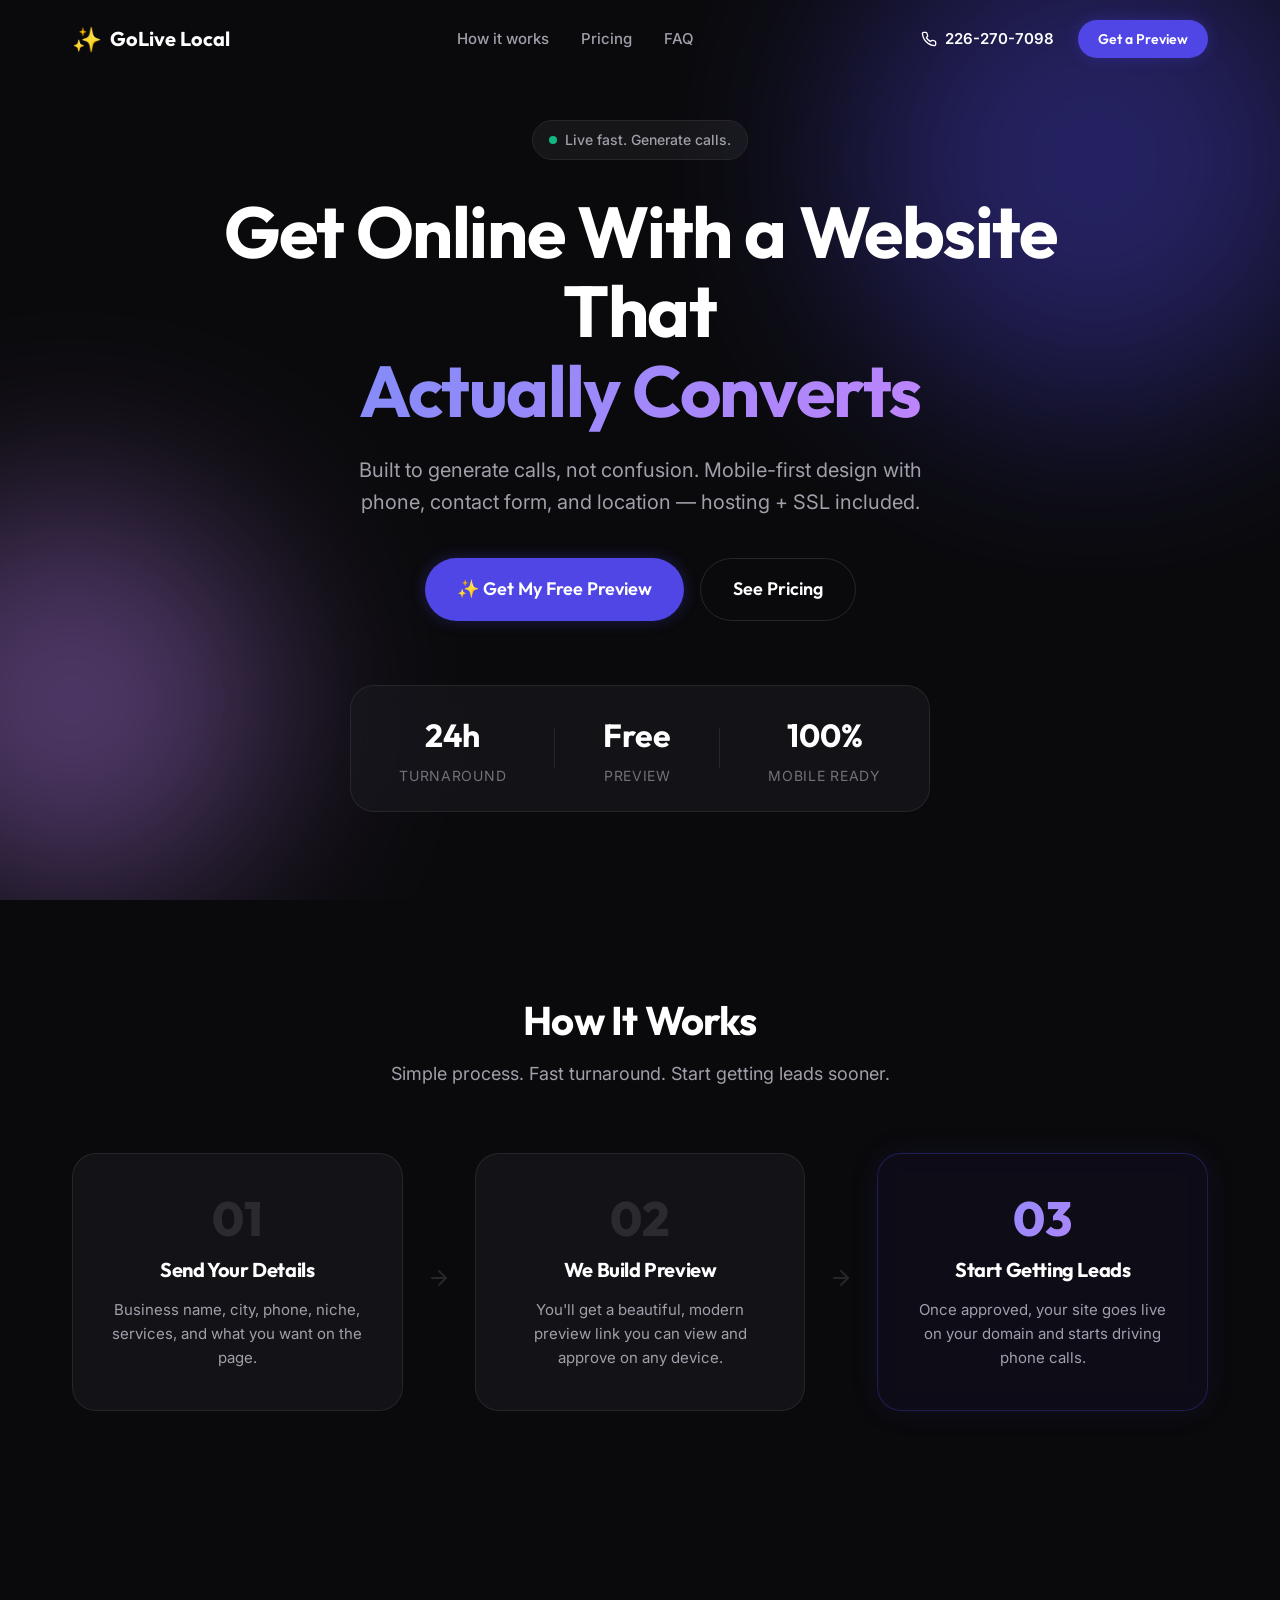
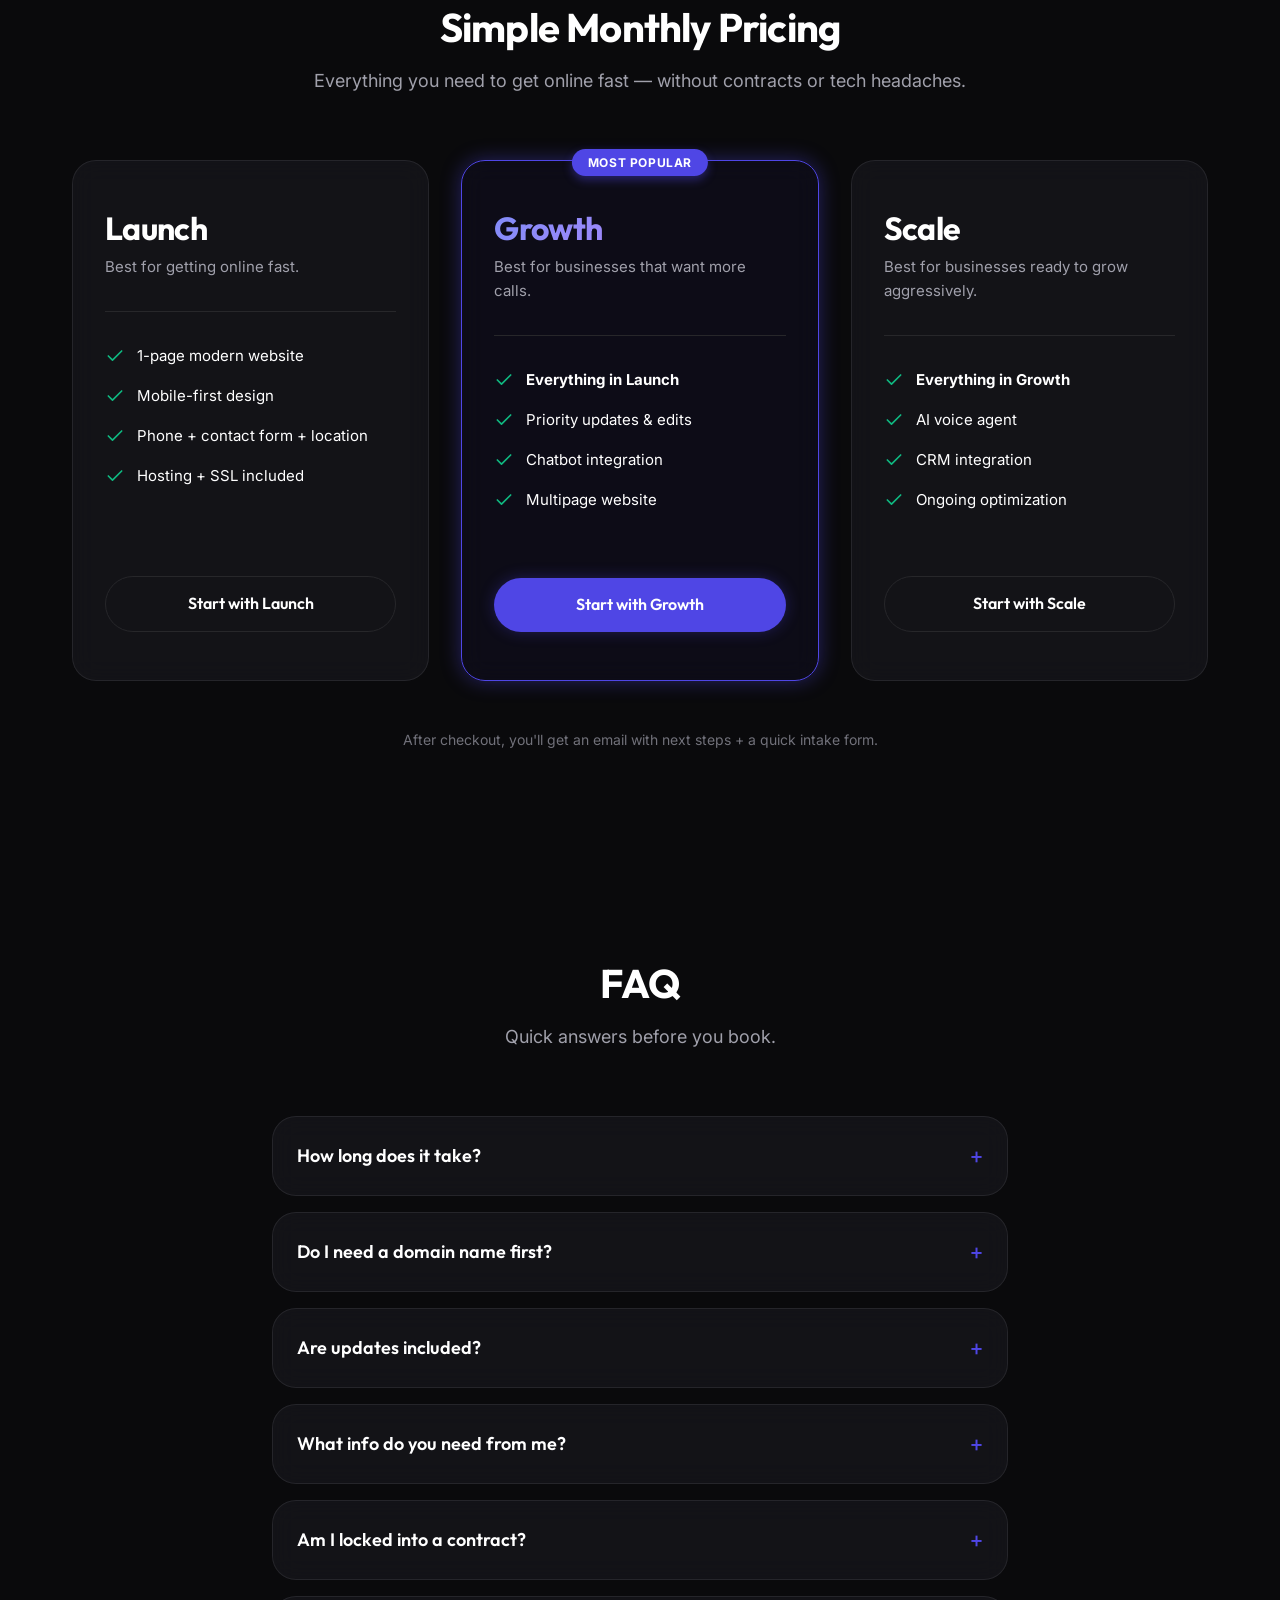
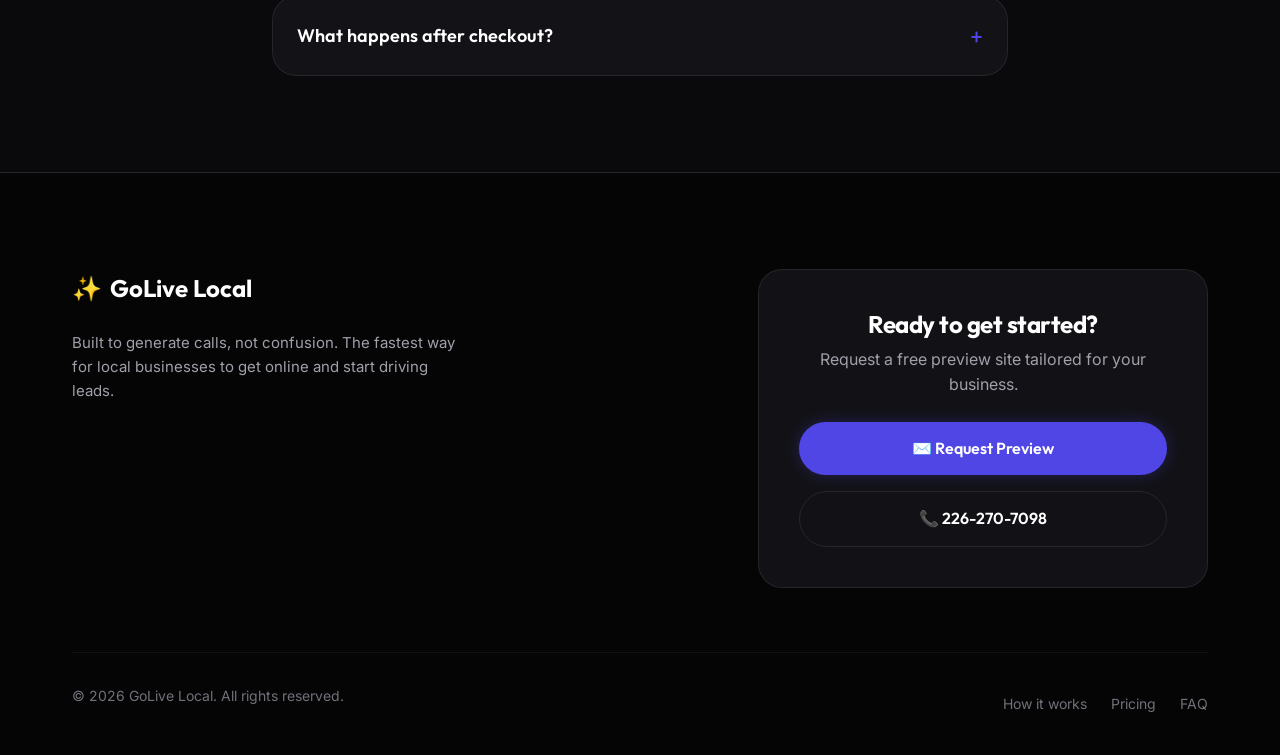
<file: index.html>
<!DOCTYPE html>
<html lang="en">

<head>
    <meta charset="UTF-8">
    <meta name="viewport" content="width=device-width, initial-scale=1.0">
    <title>GoLive Local | 1-Page Websites for Local Businesses</title>
    <meta name="description"
        content="Get online fast with a website that converts. Built to generate calls, mobile-first design, hosting and SSL included.">
    <!-- Google Fonts -->
    <link rel="preconnect" href="https://fonts.googleapis.com">
    <link rel="preconnect" href="https://fonts.gstatic.com" crossorigin>
    <link
        href="https://fonts.googleapis.com/css2?family=Inter:wght@400;500;600&family=Outfit:wght@500;700;800&display=swap"
        rel="stylesheet">
    <!-- Styles -->
    <link rel="stylesheet" href="styles.css">
</head>

<body>

    <nav class="navbar" id="top">
        <div class="container nav-container">
            <a href="#top" class="logo">
                <span class="logo-icon">✨</span>
                GoLive Local
            </a>
            <div class="nav-links">
                <a href="#how" class="nav-link">How it works</a>
                <a href="#pricing" class="nav-link">Pricing</a>
                <a href="#faq" class="nav-link">FAQ</a>
            </div>
            <div class="nav-actions">
                <a href="tel:+12262707098" class="phone-link">
                    <svg xmlns="http://www.w3.org/2000/svg" width="16" height="16" viewBox="0 0 24 24" fill="none"
                        stroke="currentColor" stroke-width="2" stroke-linecap="round" stroke-linejoin="round">
                        <path
                            d="M22 16.92v3a2 2 0 0 1-2.18 2 19.79 19.79 0 0 1-8.63-3.07 19.5 19.5 0 0 1-6-6 19.79 19.79 0 0 1-3.07-8.67A2 2 0 0 1 4.11 2h3a2 2 0 0 1 2 1.72 12.84 12.84 0 0 0 .7 2.81 2 2 0 0 1-.45 2.11L8.09 9.91a16 16 0 0 0 6 6l1.27-1.27a2 2 0 0 1 2.11-.45 12.84 12.84 0 0 0 2.81.7A2 2 0 0 1 22 16.92z">
                        </path>
                    </svg>
                    226-270-7098
                </a>
                <a href="#contact" class="btn btn-primary btn-sm">Get a Preview</a>
            </div>
            <button class="menu-toggle" aria-label="Toggle menu">
                <span></span>
                <span></span>
                <span></span>
            </button>
        </div>
    </nav>

    <!-- Main Content areas will go here -->
    <main>
        <!-- Hero Section -->
        <section class="hero pd-y" id="hero">
            <div class="hero-bg">
                <div class="glow-orb orb-1"></div>
                <div class="glow-orb orb-2"></div>
            </div>
            <div class="container hero-container">
                <div class="hero-badge fade-up">
                    <span class="pulse-dot"></span>
                    Live fast. Generate calls.
                </div>
                <h1 class="hero-title fade-up" style="animation-delay: 100ms;">
                    Get Online With a Website That <br />
                    <span class="text-gradient-primary">Actually Converts</span>
                </h1>
                <p class="hero-subtitle fade-up" style="animation-delay: 200ms;">
                    Built to generate calls, not confusion. Mobile-first design with phone, contact form, and location —
                    hosting + SSL included.
                </p>
                <div class="hero-actions fade-up" style="animation-delay: 300ms;">
                    <a href="#contact" class="btn btn-primary btn-lg">✨ Get My Free Preview</a>
                    <a href="#pricing" class="btn btn-outline btn-lg">See Pricing</a>
                </div>

                <div class="hero-stats glass-panel fade-up" style="animation-delay: 400ms;">
                    <div class="stat">
                        <span class="stat-value">24h</span>
                        <span class="stat-label">Turnaround</span>
                    </div>
                    <div class="stat-divider"></div>
                    <div class="stat">
                        <span class="stat-value">Free</span>
                        <span class="stat-label">Preview</span>
                    </div>
                    <div class="stat-divider"></div>
                    <div class="stat">
                        <span class="stat-value">100%</span>
                        <span class="stat-label">Mobile Ready</span>
                    </div>
                </div>
            </div>
        </section>

        <!-- How it works Section -->
        <section class="section how-it-works" id="how">
            <div class="container">
                <div class="section-header fade-up">
                    <h2 class="section-title">How It Works</h2>
                    <p class="section-subtitle">Simple process. Fast turnaround. Start getting leads sooner.</p>
                </div>

                <div class="steps-grid">
                    <div class="step-card glass-panel fade-up" style="animation-delay: 100ms;">
                        <div class="step-number">01</div>
                        <h3 class="step-title">Send Your Details</h3>
                        <p class="step-desc">Business name, city, phone, niche, services, and what you want on the page.
                        </p>
                    </div>

                    <div class="step-connector fade-up" style="animation-delay: 150ms;">
                        <svg xmlns="http://www.w3.org/2000/svg" width="24" height="24" viewBox="0 0 24 24" fill="none"
                            stroke="currentColor" stroke-width="2" stroke-linecap="round" stroke-linejoin="round">
                            <line x1="5" y1="12" x2="19" y2="12"></line>
                            <polyline points="12 5 19 12 12 19"></polyline>
                        </svg>
                    </div>

                    <div class="step-card glass-panel fade-up" style="animation-delay: 200ms;">
                        <div class="step-number">02</div>
                        <h3 class="step-title">We Build Preview</h3>
                        <p class="step-desc">You'll get a beautiful, modern preview link you can view and approve on any
                            device.</p>
                    </div>

                    <div class="step-connector fade-up" style="animation-delay: 250ms;">
                        <svg xmlns="http://www.w3.org/2000/svg" width="24" height="24" viewBox="0 0 24 24" fill="none"
                            stroke="currentColor" stroke-width="2" stroke-linecap="round" stroke-linejoin="round">
                            <line x1="5" y1="12" x2="19" y2="12"></line>
                            <polyline points="12 5 19 12 12 19"></polyline>
                        </svg>
                    </div>

                    <div class="step-card glass-panel active fade-up" style="animation-delay: 300ms;">
                        <div class="step-number text-gradient-primary">03</div>
                        <h3 class="step-title">Start Getting Leads</h3>
                        <p class="step-desc">Once approved, your site goes live on your domain and starts driving phone
                            calls.</p>
                    </div>
                </div>
            </div>
        </section>
        <!-- Pricing Section -->
        <section class="section pricing" id="pricing">
            <div class="container">
                <div class="section-header fade-up">
                    <h2 class="section-title">Simple Monthly Pricing</h2>
                    <p class="section-subtitle">Everything you need to get online fast — without contracts or tech
                        headaches.</p>
                </div>

                <div class="pricing-grid">
                    <!-- Launch Plan -->
                    <div class="pricing-card glass-panel fade-up" style="animation-delay: 100ms;">
                        <h3 class="plan-name">Launch</h3>
                        <p class="plan-desc">Best for getting online fast.</p>

                        <ul class="plan-features">
                            <li>
                                <svg xmlns="http://www.w3.org/2000/svg" width="20" height="20" viewBox="0 0 24 24"
                                    fill="none" stroke="var(--color-accent)" stroke-width="2" stroke-linecap="round"
                                    stroke-linejoin="round">
                                    <polyline points="20 6 9 17 4 12"></polyline>
                                </svg>
                                1-page modern website
                            </li>
                            <li>
                                <svg xmlns="http://www.w3.org/2000/svg" width="20" height="20" viewBox="0 0 24 24"
                                    fill="none" stroke="var(--color-accent)" stroke-width="2" stroke-linecap="round"
                                    stroke-linejoin="round">
                                    <polyline points="20 6 9 17 4 12"></polyline>
                                </svg>
                                Mobile-first design
                            </li>
                            <li>
                                <svg xmlns="http://www.w3.org/2000/svg" width="20" height="20" viewBox="0 0 24 24"
                                    fill="none" stroke="var(--color-accent)" stroke-width="2" stroke-linecap="round"
                                    stroke-linejoin="round">
                                    <polyline points="20 6 9 17 4 12"></polyline>
                                </svg>
                                Phone + contact form + location
                            </li>
                            <li>
                                <svg xmlns="http://www.w3.org/2000/svg" width="20" height="20" viewBox="0 0 24 24"
                                    fill="none" stroke="var(--color-accent)" stroke-width="2" stroke-linecap="round"
                                    stroke-linejoin="round">
                                    <polyline points="20 6 9 17 4 12"></polyline>
                                </svg>
                                Hosting + SSL included
                            </li>
                        </ul>
                        <a href="https://buy.stripe.com/5kQ28r1B27T045d4Lp08g03" class="btn btn-outline plan-btn">Start
                            with Launch</a>
                    </div>

                    <!-- Growth Plan -->
                    <div class="pricing-card glass-panel popular fade-up" style="animation-delay: 200ms;">
                        <div class="popular-badge">Most Popular</div>
                        <h3 class="plan-name text-gradient-primary">Growth</h3>
                        <p class="plan-desc">Best for businesses that want more calls.</p>

                        <ul class="plan-features">
                            <li>
                                <svg xmlns="http://www.w3.org/2000/svg" width="20" height="20" viewBox="0 0 24 24"
                                    fill="none" stroke="var(--color-accent)" stroke-width="2" stroke-linecap="round"
                                    stroke-linejoin="round">
                                    <polyline points="20 6 9 17 4 12"></polyline>
                                </svg>
                                <b>Everything in Launch</b>
                            </li>
                            <li>
                                <svg xmlns="http://www.w3.org/2000/svg" width="20" height="20" viewBox="0 0 24 24"
                                    fill="none" stroke="var(--color-accent)" stroke-width="2" stroke-linecap="round"
                                    stroke-linejoin="round">
                                    <polyline points="20 6 9 17 4 12"></polyline>
                                </svg>
                                Priority updates & edits
                            </li>
                            <li>
                                <svg xmlns="http://www.w3.org/2000/svg" width="20" height="20" viewBox="0 0 24 24"
                                    fill="none" stroke="var(--color-accent)" stroke-width="2" stroke-linecap="round"
                                    stroke-linejoin="round">
                                    <polyline points="20 6 9 17 4 12"></polyline>
                                </svg>
                                Chatbot integration
                            </li>
                            <li>
                                <svg xmlns="http://www.w3.org/2000/svg" width="20" height="20" viewBox="0 0 24 24"
                                    fill="none" stroke="var(--color-accent)" stroke-width="2" stroke-linecap="round"
                                    stroke-linejoin="round">
                                    <polyline points="20 6 9 17 4 12"></polyline>
                                </svg>
                                Multipage website
                            </li>
                        </ul>
                        <a href="https://buy.stripe.com/cNifZh2F6ehocBJ3Hl08g01" class="btn btn-primary plan-btn">Start
                            with Growth</a>
                    </div>

                    <!-- Scale Plan -->
                    <div class="pricing-card glass-panel fade-up" style="animation-delay: 300ms;">
                        <h3 class="plan-name">Scale</h3>
                        <p class="plan-desc">Best for businesses ready to grow aggressively.</p>

                        <ul class="plan-features">
                            <li>
                                <svg xmlns="http://www.w3.org/2000/svg" width="20" height="20" viewBox="0 0 24 24"
                                    fill="none" stroke="var(--color-accent)" stroke-width="2" stroke-linecap="round"
                                    stroke-linejoin="round">
                                    <polyline points="20 6 9 17 4 12"></polyline>
                                </svg>
                                <b>Everything in Growth</b>
                            </li>
                            <li>
                                <svg xmlns="http://www.w3.org/2000/svg" width="20" height="20" viewBox="0 0 24 24"
                                    fill="none" stroke="var(--color-accent)" stroke-width="2" stroke-linecap="round"
                                    stroke-linejoin="round">
                                    <polyline points="20 6 9 17 4 12"></polyline>
                                </svg>
                                AI voice agent
                            </li>
                            <li>
                                <svg xmlns="http://www.w3.org/2000/svg" width="20" height="20" viewBox="0 0 24 24"
                                    fill="none" stroke="var(--color-accent)" stroke-width="2" stroke-linecap="round"
                                    stroke-linejoin="round">
                                    <polyline points="20 6 9 17 4 12"></polyline>
                                </svg>
                                CRM integration
                            </li>
                            <li>
                                <svg xmlns="http://www.w3.org/2000/svg" width="20" height="20" viewBox="0 0 24 24"
                                    fill="none" stroke="var(--color-accent)" stroke-width="2" stroke-linecap="round"
                                    stroke-linejoin="round">
                                    <polyline points="20 6 9 17 4 12"></polyline>
                                </svg>
                                Ongoing optimization
                            </li>
                        </ul>
                        <a href="https://buy.stripe.com/7sYfZhenO8X4atB3Hl08g02" class="btn btn-outline plan-btn">Start
                            with Scale</a>
                    </div>
                </div>

                <p class="pricing-note fade-up" style="animation-delay: 400ms;">
                    After checkout, you'll get an email with next steps + a quick intake form.
                </p>
            </div>
        </section>

        <!-- FAQ Section -->
        <section class="section faq" id="faq">
            <div class="container faq-container">
                <div class="section-header fade-up">
                    <h2 class="section-title">FAQ</h2>
                    <p class="section-subtitle">Quick answers before you book.</p>
                </div>

                <div class="accordion">
                    <div class="accordion-item glass-panel fade-up" style="animation-delay: 100ms;">
                        <button class="accordion-header">
                            How long does it take?
                            <span class="accordion-icon">+</span>
                        </button>
                        <div class="accordion-content">
                            <p>Most previews are ready within 24–48 hours. Once approved, we can connect your domain and
                                publish fast.</p>
                        </div>
                    </div>

                    <div class="accordion-item glass-panel fade-up" style="animation-delay: 150ms;">
                        <button class="accordion-header">
                            Do I need a domain name first?
                            <span class="accordion-icon">+</span>
                        </button>
                        <div class="accordion-content">
                            <p>No. If you don't have one yet, you can still request a preview now and connect your
                                domain later.</p>
                        </div>
                    </div>

                    <div class="accordion-item glass-panel fade-up" style="animation-delay: 200ms;">
                        <button class="accordion-header">
                            Are updates included?
                            <span class="accordion-icon">+</span>
                        </button>
                        <div class="accordion-content">
                            <p>Yes. All plans include updates. Growth and Scale get faster edits and ongoing
                                optimization.</p>
                        </div>
                    </div>

                    <div class="accordion-item glass-panel fade-up" style="animation-delay: 250ms;">
                        <button class="accordion-header">
                            What info do you need from me?
                            <span class="accordion-icon">+</span>
                        </button>
                        <div class="accordion-content">
                            <p>Business name, city, what you do, phone number, and a few services. If you have
                                photos/logo, we can use those too.</p>
                        </div>
                    </div>

                    <div class="accordion-item glass-panel fade-up" style="animation-delay: 300ms;">
                        <button class="accordion-header">
                            Am I locked into a contract?
                            <span class="accordion-icon">+</span>
                        </button>
                        <div class="accordion-content">
                            <p>No long-term contracts. It's monthly. You can cancel anytime.</p>
                        </div>
                    </div>

                    <div class="accordion-item glass-panel fade-up" style="animation-delay: 350ms;">
                        <button class="accordion-header">
                            What happens after checkout?
                            <span class="accordion-icon">+</span>
                        </button>
                        <div class="accordion-content">
                            <p>You'll get an email with next steps and an intake form. We confirm details, build/adjust,
                                and we launch your site.</p>
                        </div>
                    </div>
                </div>
            </div>
        </section>
    </main>

    <!-- Footer / Contact Section -->
    <footer class="footer" id="contact">
        <div class="container footer-container">
            <div class="footer-top fade-up">
                <div class="footer-info">
                    <a href="#top" class="logo">
                        <span class="logo-icon">✨</span>
                        GoLive Local
                    </a>
                    <p class="footer-desc">
                        Built to generate calls, not confusion. The fastest way for local businesses to get online and
                        start driving leads.
                    </p>
                </div>

                <div class="footer-cta glass-panel">
                    <h3>Ready to get started?</h3>
                    <p>Request a free preview site tailored for your business.</p>
                    <a href="mailto:hello@golivelocal.ca?subject=Requesting Preview" class="btn btn-primary">✉️ Request
                        Preview</a>
                    <a href="tel:+12262707098" class="btn btn-outline" style="margin-top: 1rem;">📞 226-270-7098</a>
                </div>
            </div>

            <div class="footer-bottom">
                <p>&copy; 2026 GoLive Local. All rights reserved.</p>
                <div class="footer-links">
                    <a href="#how">How it works</a>
                    <a href="#pricing">Pricing</a>
                    <a href="#faq">FAQ</a>
                </div>
            </div>
        </div>
    </footer>

    <script src="script.js"></script>
</body>

</html>
</file>
<file: styles.css>
/* =========================================================================
   GoLive Local - Design System & Base Variables
   ========================================================================= */

:root {
    /* Colors */
    --color-bg: #0a0a0c;
    --color-bg-secondary: #121216;
    --color-bg-tertiary: #1a1a20;

    --color-text-primary: #ffffff;
    --color-text-secondary: #a0a0ab;
    --color-text-muted: #71717a;

    --color-primary: #4f46e5;
    --color-primary-hover: #6366f1;
    --color-primary-light: rgba(79, 70, 229, 0.15);

    --color-accent: #10b981;
    --color-accent-hover: #34d399;

    --color-border: #27272a;
    --color-border-hover: #3f3f46;

    /* Typography */
    --font-heading: 'Outfit', sans-serif;
    --font-body: 'Inter', sans-serif;

    /* Layout */
    --container-width: 1200px;
    --container-padding: 2rem;

    /* Effects */
    --glass-bg: rgba(26, 26, 32, 0.6);
    --glass-border: rgba(255, 255, 255, 0.08);
    --shadow-sm: 0 4px 6px -1px rgba(0, 0, 0, 0.5), 0 2px 4px -1px rgba(0, 0, 0, 0.3);
    --shadow-md: 0 10px 15px -3px rgba(0, 0, 0, 0.5), 0 4px 6px -2px rgba(0, 0, 0, 0.3);
    --shadow-lg: 0 20px 25px -5px rgba(0, 0, 0, 0.5), 0 10px 10px -5px rgba(0, 0, 0, 0.3);
    --shadow-glow: 0 0 20px rgba(79, 70, 229, 0.4);

    /* Transitions */
    --transition-fast: 150ms ease;
    --transition-normal: 250ms ease;
    --transition-slow: 400ms cubic-bezier(0.4, 0, 0.2, 1);
}

/* =========================================================================
   Reset & Global Styles
   ========================================================================= */

*,
*::before,
*::after {
    box-sizing: border-box;
    margin: 0;
    padding: 0;
}

html {
    scroll-behavior: smooth;
    scroll-padding-top: 5rem;
}

body {
    font-family: var(--font-body);
    background-color: var(--color-bg);
    color: var(--color-text-secondary);
    line-height: 1.6;
    -webkit-font-smoothing: antialiased;
    -moz-osx-font-smoothing: grayscale;
    overflow-x: hidden;
}

h1,
h2,
h3,
h4,
h5,
h6 {
    font-family: var(--font-heading);
    color: var(--color-text-primary);
    line-height: 1.2;
    font-weight: 700;
    letter-spacing: -0.02em;
}

p {
    margin-bottom: 1rem;
}

a {
    color: inherit;
    text-decoration: none;
    transition: color var(--transition-fast);
}

img {
    max-width: 100%;
    height: auto;
    display: block;
}

/* =========================================================================
   Utilities
   ========================================================================= */

.container {
    width: 100%;
    max-width: var(--container-width);
    margin: 0 auto;
    padding: 0 var(--container-padding);
}

/* Buttons */
.btn {
    display: inline-flex;
    align-items: center;
    justify-content: center;
    padding: 0.875rem 1.75rem;
    font-family: var(--font-heading);
    font-weight: 600;
    font-size: 1rem;
    border-radius: 9999px;
    cursor: pointer;
    transition: all var(--transition-normal);
    border: none;
    text-align: center;
    gap: 0.5rem;
}

.btn-sm {
    padding: 0.5rem 1.25rem;
    font-size: 0.875rem;
}

.btn-primary {
    background-color: var(--color-primary);
    color: white;
    box-shadow: 0 0 15px rgba(79, 70, 229, 0.3);
}

.btn-primary:hover {
    background-color: var(--color-primary-hover);
    box-shadow: var(--shadow-glow);
    transform: translateY(-2px);
    color: white;
}

.btn-outline {
    background-color: transparent;
    color: var(--color-text-primary);
    border: 1px solid var(--color-border);
}

.btn-outline:hover {
    border-color: var(--color-primary);
    background-color: var(--color-primary-light);
    color: var(--color-text-primary);
    transform: translateY(-2px);
}

/* Glass panel */
.glass-panel {
    background: var(--glass-bg);
    backdrop-filter: blur(12px);
    -webkit-backdrop-filter: blur(12px);
    border: 1px solid var(--glass-border);
    border-radius: 1.5rem;
}

/* Text Gradients */
.text-gradient {
    background: linear-gradient(135deg, #fff 0%, #a0a0ab 100%);
    -webkit-background-clip: text;
    -webkit-text-fill-color: transparent;
    background-clip: text;
}

.text-gradient-primary {
    background: linear-gradient(135deg, #818cf8 0%, #c084fc 100%);
    -webkit-background-clip: text;
    -webkit-text-fill-color: transparent;
    background-clip: text;
}

/* Section Spacing */
.section {
    padding: 6rem 0;
}

.section-header {
    text-align: center;
    margin-bottom: 4rem;
    max-width: 700px;
    margin-left: auto;
    margin-right: auto;
}

.section-title {
    font-size: 2.5rem;
    margin-bottom: 1rem;
}

.section-subtitle {
    font-size: 1.125rem;
    color: var(--color-text-secondary);
}

/* =========================================================================
   Navbar Layout
   ========================================================================= */

.navbar {
    position: fixed;
    top: 0;
    left: 0;
    width: 100%;
    z-index: 100;
    transition: all var(--transition-normal);
    padding: 1.25rem 0;
    border-bottom: 1px solid transparent;
}

.navbar.scrolled {
    background: rgba(10, 10, 12, 0.85);
    backdrop-filter: blur(12px);
    -webkit-backdrop-filter: blur(12px);
    border-bottom: 1px solid var(--color-border);
    padding: 0.875rem 0;
}

.nav-container {
    display: flex;
    align-items: center;
    justify-content: space-between;
}

.logo {
    font-family: var(--font-heading);
    font-size: 1.25rem;
    font-weight: 700;
    color: var(--color-text-primary);
    display: flex;
    align-items: center;
    gap: 0.5rem;
}

.logo-icon {
    font-size: 1.5rem;
}

.nav-links {
    display: flex;
    gap: 2rem;
}

.nav-link {
    font-weight: 500;
    font-size: 0.9375rem;
    position: relative;
}

.nav-link::after {
    content: '';
    position: absolute;
    bottom: -4px;
    left: 0;
    width: 0%;
    height: 2px;
    background-color: var(--color-primary);
    transition: width var(--transition-normal);
    border-radius: 2px;
}

.nav-link:hover {
    color: var(--color-text-primary);
}

.nav-link:hover::after {
    width: 100%;
}

.nav-actions {
    display: flex;
    align-items: center;
    gap: 1.5rem;
}

.phone-link {
    display: flex;
    align-items: center;
    gap: 0.5rem;
    font-weight: 600;
    font-size: 0.9375rem;
    color: var(--color-text-primary);
}

.phone-link:hover {
    color: var(--color-primary);
}

.menu-toggle {
    display: none;
    background: transparent;
    border: none;
    cursor: pointer;
    flex-direction: column;
    gap: 5px;
    z-index: 101;
}

.menu-toggle span {
    display: block;
    width: 25px;
    height: 2px;
    background-color: var(--color-text-primary);
    border-radius: 2px;
    transition: all var(--transition-normal);
}

/* Mobile Menu */
@media (max-width: 992px) {

    .nav-links,
    .nav-actions .phone-link,
    .nav-actions .btn {
        display: none;
    }

    .menu-toggle {
        display: flex;
    }

    /* Active state for mobile menu */
    .navbar.menu-open .nav-links {
        display: flex;
        flex-direction: column;
        position: absolute;
        top: 100%;
        left: 0;
        width: 100%;
        background: var(--color-bg-secondary);
        padding: 2rem;
        border-bottom: 1px solid var(--color-border);
        box-shadow: var(--shadow-lg);
    }

    .navbar.menu-open .nav-links a {
        font-size: 1.125rem;
        padding: 0.5rem 0;
    }
}

/* =========================================================================
   Animations
   ========================================================================= */

@keyframes fadeUp {
    from {
        opacity: 0;
        transform: translateY(30px);
    }

    to {
        opacity: 1;
        transform: translateY(0);
    }
}

.fade-up {
    opacity: 0;
}

.fade-up.is-visible {
    animation: fadeUp 0.8s cubic-bezier(0.16, 1, 0.3, 1) forwards;
}

@keyframes pulse-ring {
    0% {
        transform: scale(0.8);
        box-shadow: 0 0 0 0 rgba(16, 185, 129, 0.7);
    }

    70% {
        transform: scale(1);
        box-shadow: 0 0 0 6px rgba(16, 185, 129, 0);
    }

    100% {
        transform: scale(0.8);
        box-shadow: 0 0 0 0 rgba(16, 185, 129, 0);
    }
}

@keyframes float {
    0% {
        transform: translateY(0px);
    }

    50% {
        transform: translateY(-20px);
    }

    100% {
        transform: translateY(0px);
    }
}

/* =========================================================================
   Hero Section
   ========================================================================= */

.hero {
    position: relative;
    min-height: 100vh;
    display: flex;
    align-items: center;
    justify-content: center;
    padding-top: 6rem;
    padding-bottom: 4rem;
    overflow: hidden;
}

.hero-bg {
    position: absolute;
    top: 0;
    left: 0;
    width: 100%;
    height: 100%;
    z-index: -1;
    overflow: hidden;
}

.glow-orb {
    position: absolute;
    border-radius: 50%;
    filter: blur(100px);
    opacity: 0.4;
    animation: float 10s ease-in-out infinite;
}

.orb-1 {
    top: -10%;
    right: -5%;
    width: 500px;
    height: 500px;
    background: var(--color-primary);
}

.orb-2 {
    bottom: 0;
    left: -10%;
    width: 400px;
    height: 400px;
    background: #c084fc;
    animation-delay: -5s;
}

.hero-container {
    display: flex;
    flex-direction: column;
    align-items: center;
    text-align: center;
    position: relative;
    z-index: 10;
}

.hero-badge {
    display: inline-flex;
    align-items: center;
    gap: 0.5rem;
    background: rgba(255, 255, 255, 0.05);
    border: 1px solid var(--color-border);
    padding: 0.5rem 1rem;
    border-radius: 9999px;
    font-size: 0.875rem;
    font-weight: 500;
    margin-bottom: 2rem;
    color: var(--color-text-secondary);
}

.pulse-dot {
    width: 8px;
    height: 8px;
    background-color: var(--color-accent);
    border-radius: 50%;
    animation: pulse-ring 2s infinite;
}

.hero-title {
    font-size: 4.5rem;
    line-height: 1.1;
    margin-bottom: 1.5rem;
    max-width: 900px;
}

.hero-subtitle {
    font-size: 1.25rem;
    color: var(--color-text-secondary);
    max-width: 600px;
    margin-bottom: 2.5rem;
}

.hero-actions {
    display: flex;
    gap: 1rem;
    margin-bottom: 4rem;
}

.btn-lg {
    padding: 1rem 2rem;
    font-size: 1.125rem;
}

.hero-stats {
    display: flex;
    align-items: center;
    padding: 1.5rem 3rem;
    gap: 3rem;
}

.stat {
    display: flex;
    flex-direction: column;
    align-items: center;
}

.stat-value {
    font-family: var(--font-heading);
    font-size: 2rem;
    font-weight: 700;
    color: var(--color-text-primary);
}

.stat-label {
    font-size: 0.875rem;
    color: var(--color-text-muted);
    text-transform: uppercase;
    letter-spacing: 0.05em;
    margin-top: 0.25rem;
}

.stat-divider {
    width: 1px;
    height: 40px;
    background-color: var(--color-border);
}

@media (max-width: 768px) {
    .hero-title {
        font-size: 3rem;
    }

    .hero-actions {
        flex-direction: column;
        width: 100%;
        max-width: 300px;
    }

    .hero-stats {
        flex-direction: column;
        gap: 1.5rem;
        padding: 1.5rem;
        width: 100%;
        max-width: 300px;
    }

    .stat-divider {
        width: 100%;
        height: 1px;
    }
}

/* =========================================================================
   How It Works Section
   ========================================================================= */

.how-it-works {
    background-color: var(--color-bg);
    position: relative;
}

.steps-grid {
    display: flex;
    align-items: center;
    justify-content: space-between;
    gap: 1.5rem;
    margin-top: 4rem;
}

.step-card {
    flex: 1;
    padding: 2.5rem 2rem;
    text-align: center;
    position: relative;
    transition: transform var(--transition-normal), box-shadow var(--transition-normal);
}

.step-card:hover {
    transform: translateY(-5px);
    box-shadow: 0 10px 30px rgba(0, 0, 0, 0.4);
}

.step-card.active {
    border-color: rgba(79, 70, 229, 0.3);
    box-shadow: 0 0 30px rgba(79, 70, 229, 0.1);
    background: rgba(79, 70, 229, 0.05);
}

.step-number {
    font-family: var(--font-heading);
    font-size: 3rem;
    font-weight: 800;
    color: rgba(255, 255, 255, 0.1);
    margin-bottom: 1rem;
    line-height: 1;
}

.step-title {
    font-size: 1.25rem;
    margin-bottom: 1rem;
}

.step-desc {
    color: var(--color-text-secondary);
    font-size: 0.9375rem;
    margin-bottom: 0;
}

.step-connector {
    color: var(--color-border);
}

@media (max-width: 992px) {
    .steps-grid {
        flex-direction: column;
        gap: 1rem;
    }

    .step-connector {
        transform: rotate(90deg);
        margin: 1rem 0;
    }

    .step-card {
        width: 100%;
    }
}

/* =========================================================================
   Pricing Section
   ========================================================================= */

.pricing {
    position: relative;
    z-index: 10;
}

.pricing-grid {
    display: grid;
    grid-template-columns: repeat(3, 1fr);
    gap: 2rem;
    margin-top: 3rem;
    align-items: center;
}

.pricing-card {
    padding: 3rem 2rem;
    text-align: left;
    position: relative;
    display: flex;
    flex-direction: column;
    height: 100%;
    transition: transform var(--transition-normal);
}

.pricing-card:hover {
    transform: translateY(-5px);
}

.pricing-card.popular {
    border-color: var(--color-primary);
    background: rgba(79, 70, 229, 0.05);
    box-shadow: var(--shadow-glow);
    transform: scale(1.05);
    z-index: 2;
}

.pricing-card.popular:hover {
    transform: scale(1.05) translateY(-5px);
}

.popular-badge {
    position: absolute;
    top: -12px;
    left: 50%;
    transform: translateX(-50%);
    background: var(--color-primary);
    color: white;
    padding: 0.25rem 1rem;
    border-radius: 9999px;
    font-size: 0.75rem;
    font-weight: 700;
    letter-spacing: 0.05em;
    text-transform: uppercase;
    box-shadow: 0 4px 10px rgba(79, 70, 229, 0.4);
}

.plan-name {
    font-size: 2rem;
    margin-bottom: 0.5rem;
}

.plan-desc {
    color: var(--color-text-secondary);
    font-size: 0.9375rem;
    min-height: 3rem;
    margin-bottom: 2rem;
    padding-bottom: 2rem;
    border-bottom: 1px solid var(--color-border);
}

.plan-features {
    list-style: none;
    margin-bottom: 3rem;
    flex-grow: 1;
}

.plan-features li {
    display: flex;
    align-items: flex-start;
    gap: 0.75rem;
    margin-bottom: 1rem;
    color: var(--color-text-primary);
    font-size: 0.9375rem;
}

.plan-features li svg {
    flex-shrink: 0;
    margin-top: 2px;
}

.plan-btn {
    width: 100%;
}

.pricing-note {
    text-align: center;
    margin-top: 3rem;
    color: var(--color-text-muted);
    font-size: 0.875rem;
}

@media (max-width: 1024px) {
    .pricing-grid {
        grid-template-columns: 1fr;
        max-width: 500px;
        margin-left: auto;
        margin-right: auto;
        gap: 3rem;
    }

    .pricing-card.popular {
        transform: none;
    }

    .pricing-card.popular:hover {
        transform: translateY(-5px);
    }
}

/* =========================================================================
   FAQ Section
   ========================================================================= */

.faq-container {
    max-width: 800px;
}

.accordion {
    display: flex;
    flex-direction: column;
    gap: 1rem;
}

.accordion-item {
    overflow: hidden;
    transition: all var(--transition-normal);
}

.accordion-header {
    width: 100%;
    padding: 1.5rem;
    display: flex;
    align-items: center;
    justify-content: space-between;
    background: transparent;
    border: none;
    color: var(--color-text-primary);
    font-family: var(--font-heading);
    font-size: 1.125rem;
    font-weight: 600;
    text-align: left;
    cursor: pointer;
    outline: none;
}

.accordion-icon {
    font-size: 1.5rem;
    font-weight: 400;
    color: var(--color-primary);
    transition: transform var(--transition-normal);
}

.accordion-item.active .accordion-icon {
    transform: rotate(45deg);
}

.accordion-item.active {
    border-color: rgba(79, 70, 229, 0.4);
}

.accordion-content {
    max-height: 0;
    overflow: hidden;
    transition: max-height 0.3s ease-out;
    padding: 0 1.5rem;
}

.accordion-item.active .accordion-content {
    max-height: 200px;
    /* Arbitrary enough for this content */
    padding-bottom: 1.5rem;
}

.accordion-content p {
    margin: 0;
    color: var(--color-text-secondary);
}

/* =========================================================================
   Footer Section
   ========================================================================= */

.footer {
    background-color: #050505;
    padding-top: 6rem;
    border-top: 1px solid var(--color-border);
    position: relative;
}

.footer-top {
    display: flex;
    justify-content: space-between;
    gap: 4rem;
    margin-bottom: 4rem;
}

.footer-info {
    flex: 1;
    max-width: 400px;
}

.footer .logo {
    margin-bottom: 1.5rem;
    font-size: 1.5rem;
}

.footer-desc {
    color: var(--color-text-secondary);
    font-size: 0.9375rem;
}

.footer-cta {
    flex: 1;
    max-width: 450px;
    padding: 2.5rem;
    text-align: center;
    background: var(--color-bg-secondary);
}

.footer-cta h3 {
    font-size: 1.5rem;
    margin-bottom: 0.5rem;
}

.footer-cta p {
    color: var(--color-text-secondary);
    margin-bottom: 1.5rem;
}

.footer-cta .btn {
    width: 100%;
}

.footer-bottom {
    padding: 2rem 0;
    border-top: 1px solid rgba(255, 255, 255, 0.05);
    display: flex;
    justify-content: space-between;
    align-items: center;
    color: var(--color-text-muted);
    font-size: 0.875rem;
}

.footer-links {
    display: flex;
    gap: 1.5rem;
}

.footer-links a:hover {
    color: var(--color-primary);
}

@media (max-width: 768px) {
    .footer-top {
        flex-direction: column;
        gap: 3rem;
    }

    .footer-bottom {
        flex-direction: column;
        gap: 1rem;
        text-align: center;
    }
}
</file>
